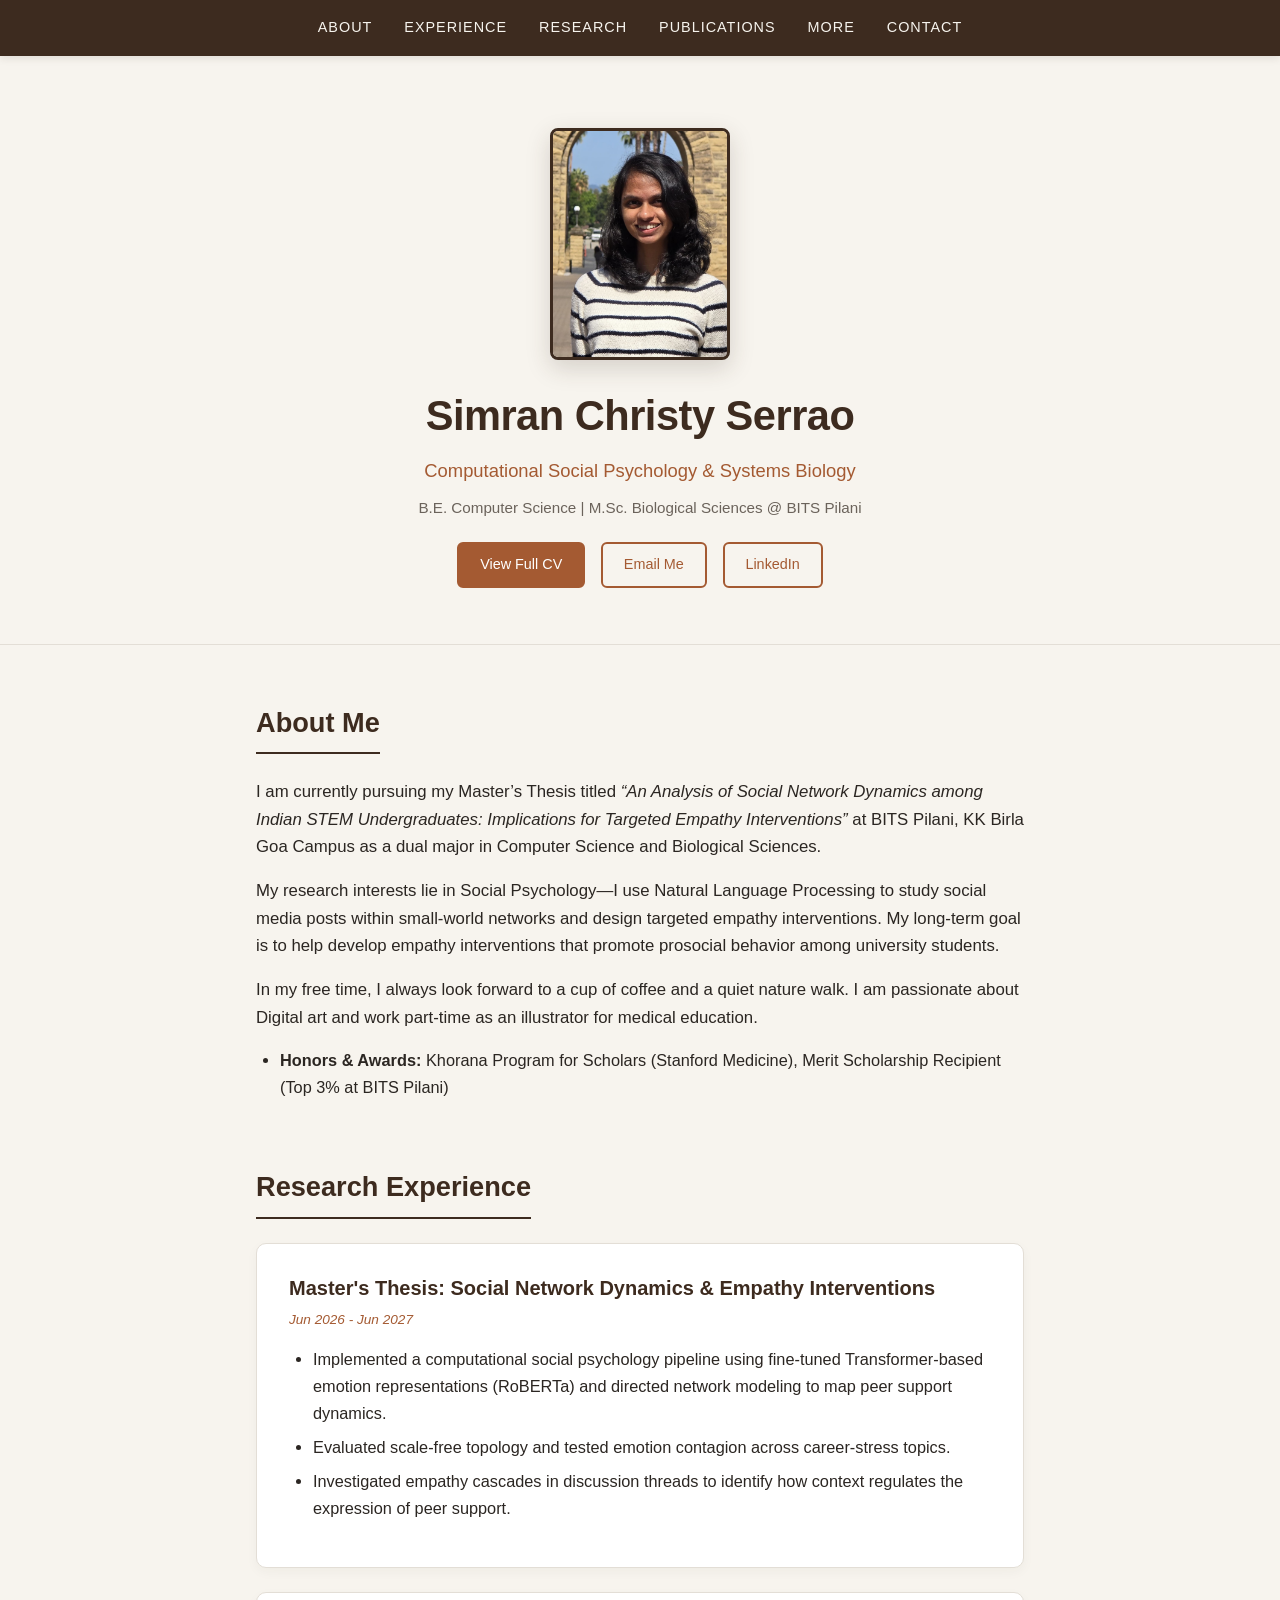
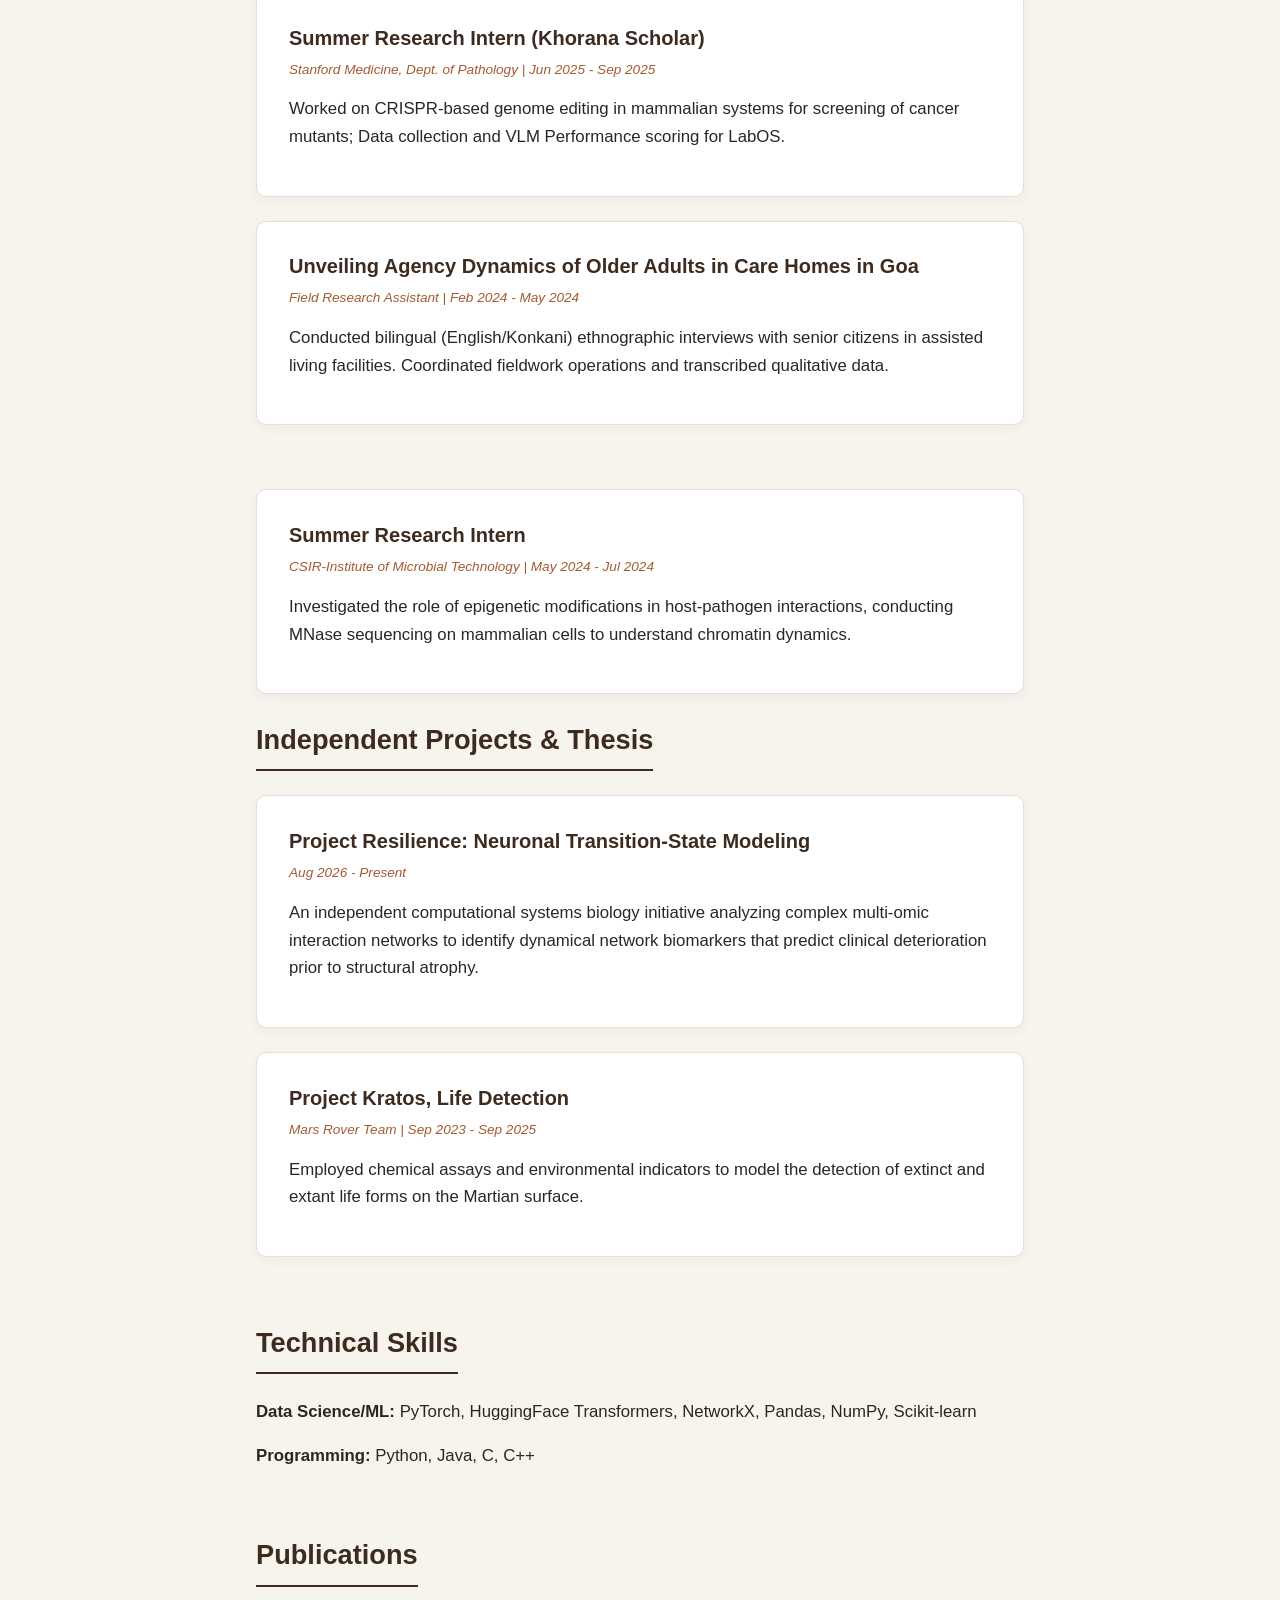
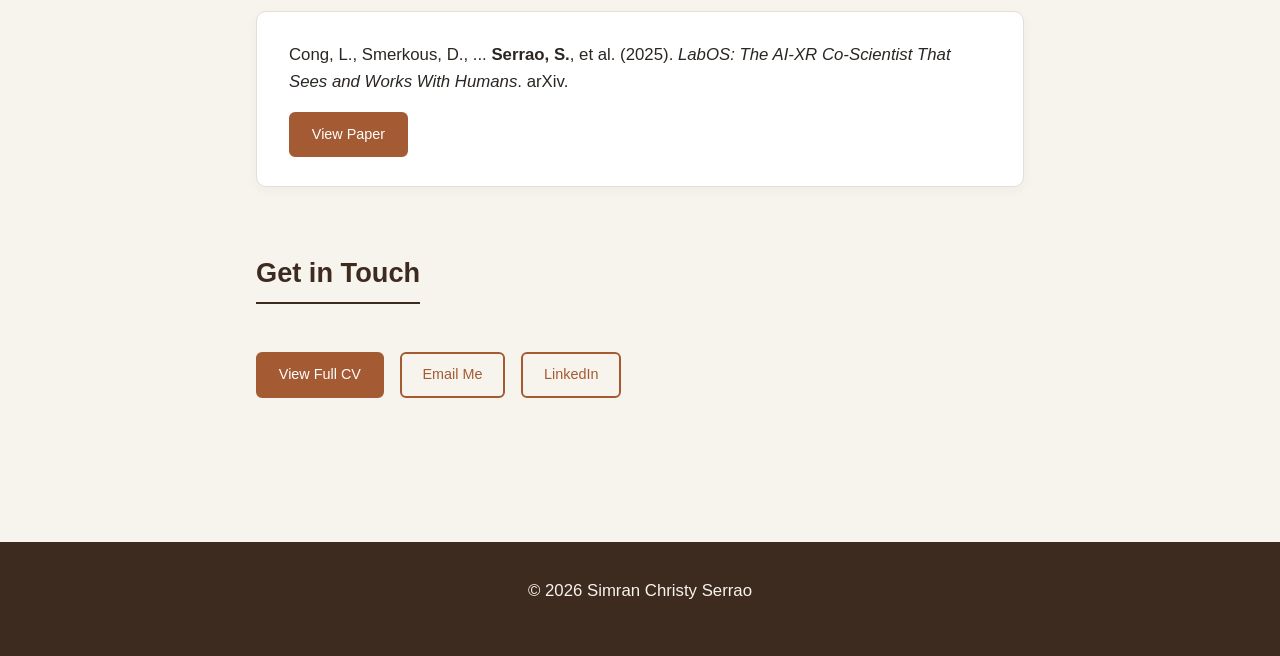
<file: index.html>
<!DOCTYPE html>
<html lang="en">
<head>
    <meta charset="UTF-8">
    <meta name="viewport" content="width=device-width, initial-scale=1.0">
    <title>Simran Christy Serrao</title>
    <meta name="description" content="Simran Christy Serrao — dual-degree researcher (B.E. Computer Science, M.Sc. Biological Sciences) at BITS Pilani working on computational social science, network dynamics, and empathy.">
    <meta name="author" content="Simran Christy Serrao">
    <meta property="og:type" content="website">
    <meta property="og:title" content="Simran Christy Serrao">
    <meta property="og:description" content="Computational biology, social network dynamics, and NLP for empathy research.">
    <link rel="icon" href="data:image/svg+xml,<svg xmlns='http://www.w3.org/2000/svg' viewBox='0 0 100 100'><rect width='100' height='100' rx='20' fill='%233d2b1f'/><text x='50' y='66' font-size='48' text-anchor='middle' fill='%23f7f4ee' font-family='Helvetica,Arial,sans-serif'>SS</text></svg>">
    <link rel="stylesheet" href="style.css">
</head>
<body>
    <nav>
        <div class="nav-content">
            <a href="#about">About</a>
            <a href="#experience">Experience</a>
            <a href="#projects">Research</a>
            <a href="#publications">Publications</a>
            <a href="blog.html">More</a>
            <a href="#contact">Contact</a>
        </div>
    </nav>

    <!-- Clean Centered Hero Header -->
    <header class="hero">
        <div class="hero-content">
            <div class="profile-img-wrapper">
                <img src="profile.jpg" alt="Simran Christy Serrao" class="profile-img profile-img-default">
                <img src="profile2.jpg" alt="Simran Christy Serrao" class="profile-img profile-img-hover" onerror="if(!this.dataset.tried){this.dataset.tried='1';this.src='profile2.png';}else{this.style.display='none';}">
            </div>
            <h1>Simran Christy Serrao</h1>
            <h2>Computational Social Psychology &amp; Systems Biology</h2>
            <p class="hero-affiliation">B.E. Computer Science | M.Sc. Biological Sciences @ BITS Pilani</p>
            <div class="hero-actions">
                <a href="cv.pdf" target="_blank" rel="noopener" class="btn">View Full CV</a>
                <a href="mailto:f20220332@goa.bits-pilani.ac.in" class="btn btn-outline">Email Me</a>
                <a href="https://linkedin.com/in/simran-christy-serrao" target="_blank" rel="noopener" class="btn btn-outline">LinkedIn</a>
            </div>
        </div>
    </header>

    <main>
        <section id="about">
            <h3>About Me</h3>
            <p>I am currently pursuing my Master’s Thesis titled <em>“An Analysis of Social Network Dynamics among Indian STEM Undergraduates: Implications for Targeted Empathy Interventions”</em> at BITS Pilani, KK Birla Goa Campus as a dual major in Computer Science and Biological Sciences.</p>
            <p>My research interests lie in Social Psychology—I use Natural Language Processing to study social media posts within small-world networks and design targeted empathy interventions. My long-term goal is to help develop empathy interventions that promote prosocial behavior among university students.</p>
            <p>In my free time, I always look forward to a cup of coffee and a quiet nature walk. I am passionate about Digital art and work part-time as an illustrator for medical education.</p>
            <ul>
                <li><strong>Honors &amp; Awards:</strong> Khorana Program for Scholars (Stanford Medicine), Merit Scholarship Recipient (Top 3% at BITS Pilani)</li>
            </ul>
        </section>

        <section id="experience">
            <h3>Research Experience</h3>

            <div class="project-card">
                <h4>Master's Thesis: Social Network Dynamics &amp; Empathy Interventions</h4>
                <p class="date">Jun 2026 - Jun 2027</p>
                <ul>
                    <li>Implemented a computational social psychology pipeline using fine-tuned Transformer-based emotion representations (RoBERTa) and directed network modeling to map peer support dynamics.</li>
                    <li>Evaluated scale-free topology and tested emotion contagion across career-stress topics.</li>
                    <li>Investigated empathy cascades in discussion threads to identify how context regulates the expression of peer support.</li>
                </ul>
            </div>
            
            <div class="project-card">
                <h4>Summer Research Intern (Khorana Scholar)</h4>
                <p class="date">Stanford Medicine, Dept. of Pathology | Jun 2025 - Sep 2025</p>
                <p>Worked on CRISPR-based genome editing in mammalian systems for screening of cancer mutants; Data collection and VLM Performance scoring for LabOS.</p>
            </div>

           

            <div class="project-card">
                <h4>Unveiling Agency Dynamics of Older Adults in Care Homes in Goa</h4>
                <p class="date">Field Research Assistant | Feb 2024 - May 2024</p>
                <p>Conducted bilingual (English/Konkani) ethnographic interviews with senior citizens in assisted living facilities. Coordinated fieldwork operations and transcribed qualitative data.</p>
            </div>
        </section>

         <div class="project-card">
                <h4>Summer Research Intern</h4>
                <p class="date">CSIR-Institute of Microbial Technology | May 2024 - Jul 2024</p>
                <p>Investigated the role of epigenetic modifications in host-pathogen interactions, conducting MNase sequencing on mammalian cells to understand chromatin dynamics.</p>
            </div>

        <section id="projects">
            <h3>Independent Projects &amp; Thesis</h3>
            
            

            <div class="project-card">
                <h4>Project Resilience: Neuronal Transition-State Modeling</h4>
                <p class="date">Aug 2026 - Present</p>
                <p>An independent computational systems biology initiative analyzing complex multi-omic interaction networks to identify dynamical network biomarkers that predict clinical deterioration prior to structural atrophy.</p>
            </div>

            <div class="project-card">
                <h4>Project Kratos, Life Detection</h4>
                <p class="date">Mars Rover Team | Sep 2023 - Sep 2025</p>
                <p>Employed chemical assays and environmental indicators to model the detection of extinct and extant life forms on the Martian surface.</p>
            </div>
        </section>

        <section id="skills">
            <h3>Technical Skills</h3>
            <p><strong>Data Science/ML:</strong> PyTorch, HuggingFace Transformers, NetworkX, Pandas, NumPy, Scikit-learn</p>
            <p><strong>Programming:</strong> Python, Java, C, C++</p>
        </section>

        <section id="publications">
            <h3>Publications</h3>
            <div class="publication-card">
                <p>Cong, L., Smerkous, D., ... <strong>Serrao, S.</strong>, et al. (2025). <em>LabOS: The AI-XR Co-Scientist That Sees and Works With Humans</em>. arXiv.</p>
                <a href="https://arxiv.org/abs/2510.14861" target="_blank" rel="noopener" class="btn">View Paper</a>
            </div>
        </section>

        <section id="contact">
            <h3>Get in Touch</h3>
            <div class="contact-links">
                <a href="cv.pdf" target="_blank" rel="noopener" class="btn">View Full CV</a>
                <a href="mailto:f20220332@goa.bits-pilani.ac.in" class="btn btn-outline">Email Me</a>
                <a href="https://linkedin.com/in/simran-christy-serrao" target="_blank" rel="noopener" class="btn btn-outline">LinkedIn</a>
            </div>
        </section>
    </main>

    <footer>
        <p>&copy; 2026 Simran Christy Serrao</p>
    </footer>
</body>
</html>
</file>
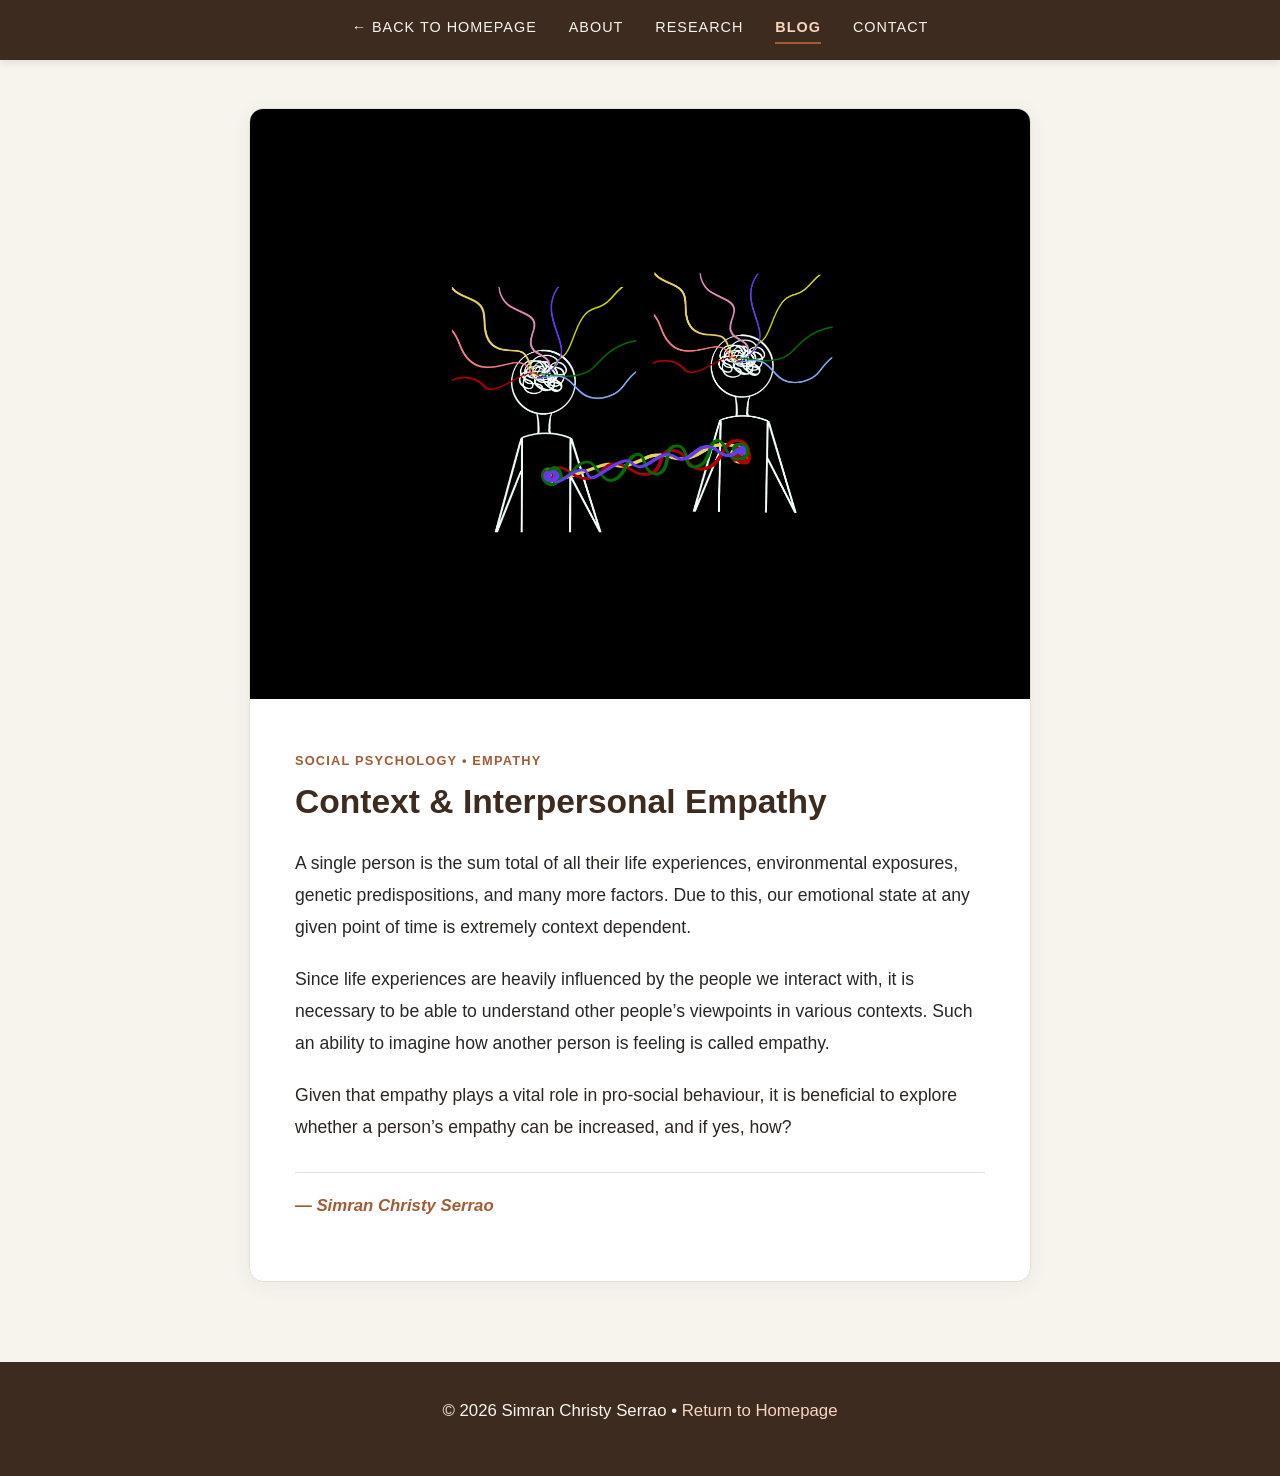
<file: blog.html>
<!DOCTYPE html>
<html lang="en">
<head>
    <meta charset="UTF-8">
    <meta name="viewport" content="width=device-width, initial-scale=1.0">
    <title>Blog | Simran Christy Serrao</title>
    <meta name="description" content="Visual writing, digital illustrations, and reflective essays on empathy and social psychology by Simran Christy Serrao.">
    <link rel="icon" href="data:image/svg+xml,<svg xmlns='http://www.w3.org/2000/svg' viewBox='0 0 100 100'><rect width='100' height='100' rx='20' fill='%233d2b1f'/><text x='50' y='66' font-size='48' text-anchor='middle' fill='%23f7f4ee' font-family='Helvetica,Arial,sans-serif'>SS</text></svg>">
    <link rel="stylesheet" href="style.css">
</head>
<body>
    <nav>
        <div class="nav-content">
            <a href="index.html">← Back to Homepage</a>
            <a href="index.html#about">About</a>
            <a href="index.html#projects">Research</a>
            <a href="blog.html" class="active-nav">Blog</a>
            <a href="index.html#contact">Contact</a>
        </div>
    </nav>

    <main class="blog-direct-main">
        <article class="essay-container">
            <!-- Standalone Doodle Artwork -->
            <div class="essay-artwork-frame">
                <img src="doodle.png" alt="Context and Interpersonal Empathy artwork by Simran Christy Serrao" class="essay-artwork-img">
            </div>

            <!-- Direct Writeup -->
            <div class="essay-content">
                <span class="essay-badge">Social Psychology &bull; Empathy</span>
                <h1>Context &amp; Interpersonal Empathy</h1>
                
                <div class="essay-body">
                    <p>A single person is the sum total of all their life experiences, environmental exposures, genetic predispositions, and many more factors. Due to this, our emotional state at any given point of time is extremely context dependent.</p>
                    <p>Since life experiences are heavily influenced by the people we interact with, it is necessary to be able to understand other people’s viewpoints in various contexts. Such an ability to imagine how another person is feeling is called empathy.</p>
                    <p>Given that empathy plays a vital role in pro-social behaviour, it is beneficial to explore whether a person’s empathy can be increased, and if yes, how?</p>
                </div>

                <div class="essay-signoff">
                    <p class="essay-author">&mdash; Simran Christy Serrao</p>
                </div>
            </div>
        </article>
    </main>

    <footer>
        <p>&copy; 2026 Simran Christy Serrao &bull; <a href="index.html" style="color: #f7d5be; text-decoration: none;">Return to Homepage</a></p>
    </footer>
</body>
</html>
</file>
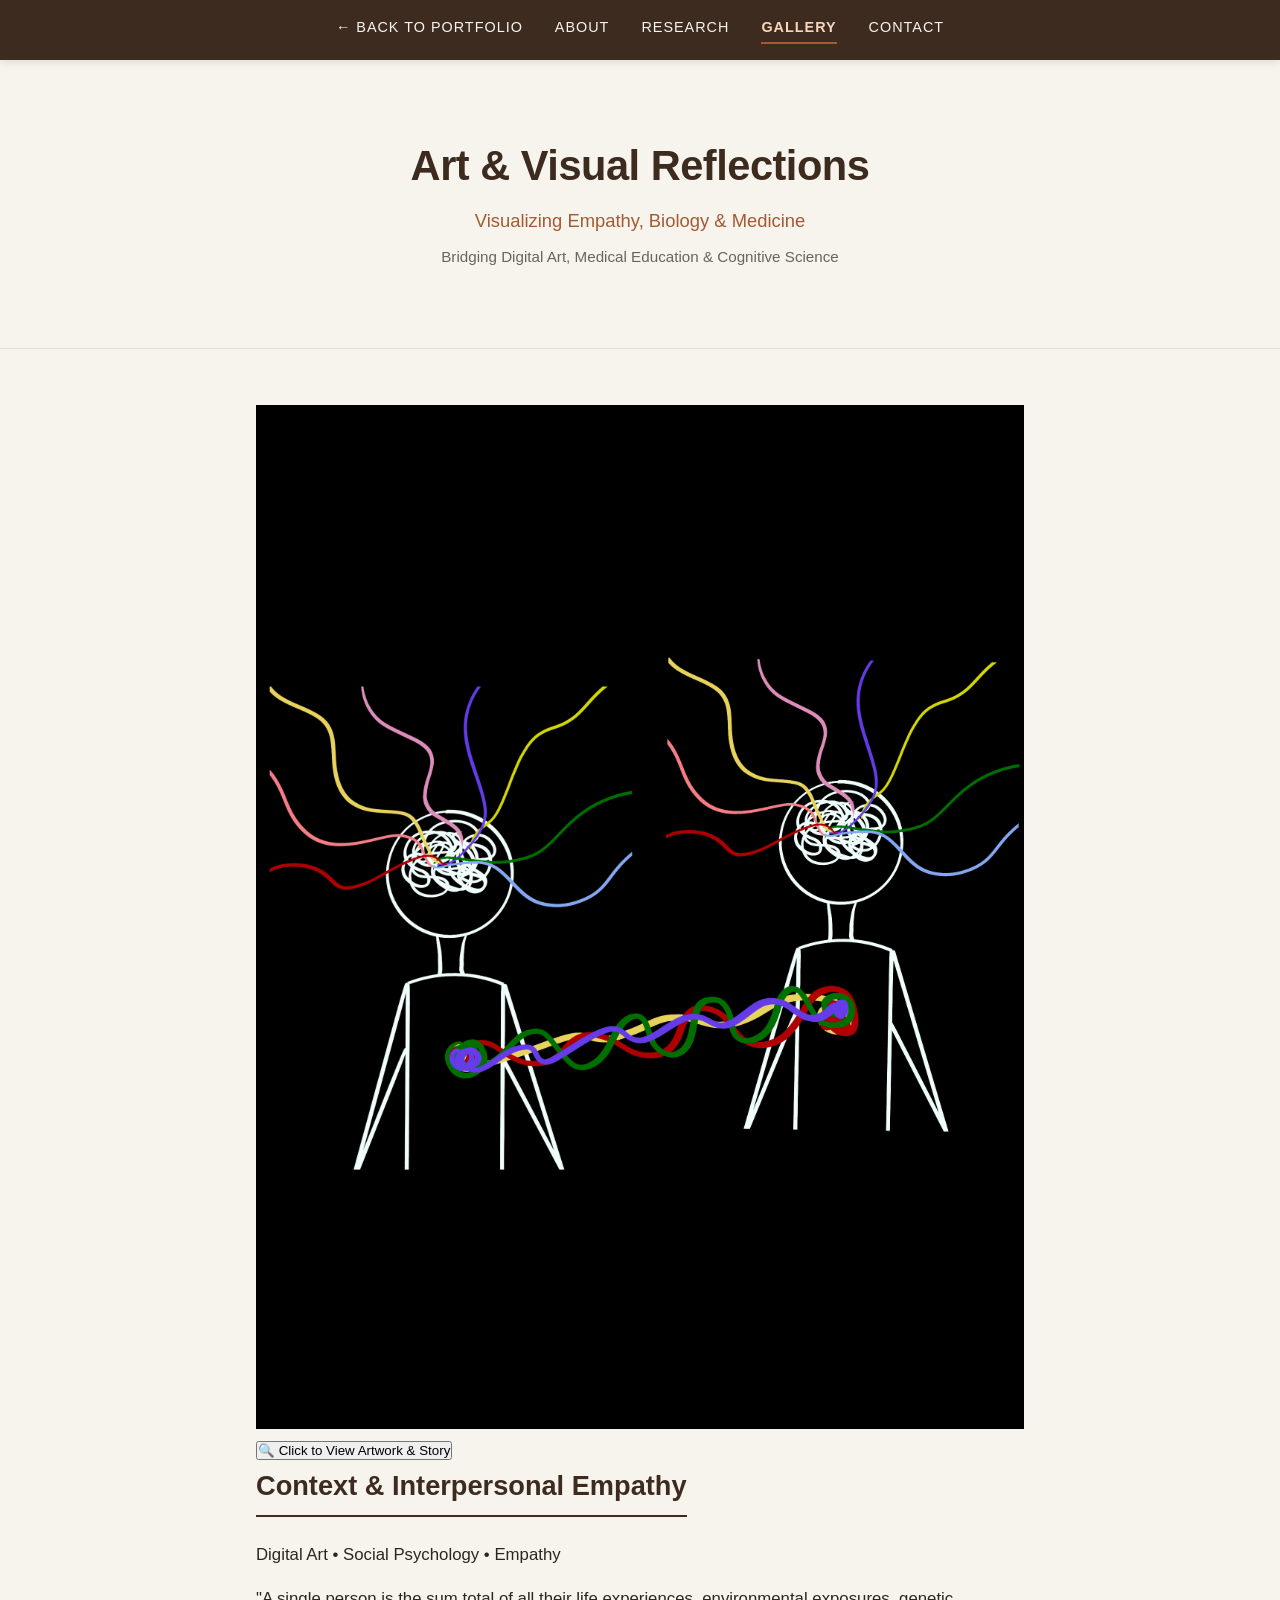
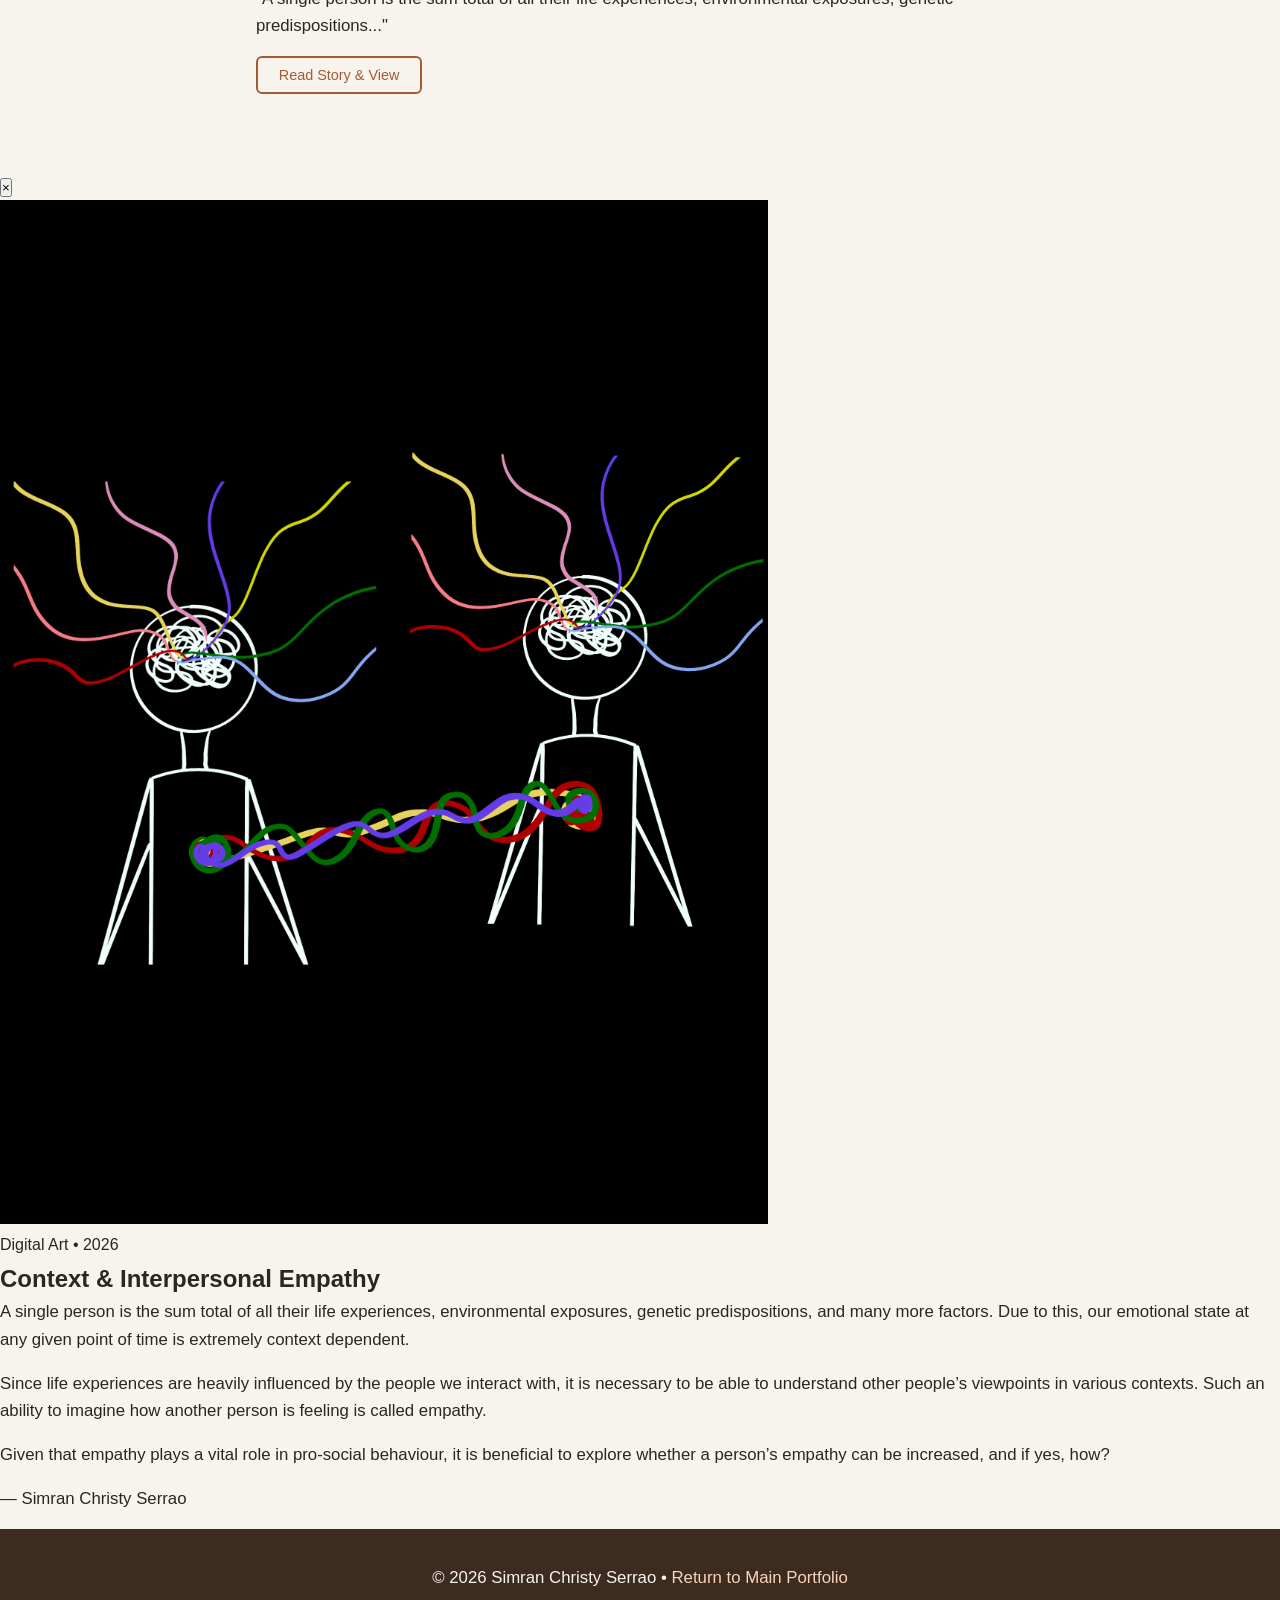
<file: gallery.html>
<!DOCTYPE html>
<html lang="en">
<head>
    <meta charset="UTF-8">
    <meta name="viewport" content="width=device-width, initial-scale=1.0">
    <title>Gallery & Visual Writing | Simran Christy Serrao</title>
    <meta name="description" content="Visual art, medical illustrations, and reflective writeups on empathy and science by Simran Christy Serrao.">
    <link rel="icon" href="data:image/svg+xml,<svg xmlns='http://www.w3.org/2000/svg' viewBox='0 0 100 100'><rect width='100' height='100' rx='20' fill='%233d2b1f'/><text x='50' y='66' font-size='48' text-anchor='middle' fill='%23f7f4ee' font-family='Helvetica,Arial,sans-serif'>SS</text></svg>">
    <link rel="stylesheet" href="style.css">
</head>
<body>
    <nav>
        <div class="nav-content">
            <a href="index.html">← Back to Portfolio</a>
            <a href="index.html#about">About</a>
            <a href="index.html#projects">Research</a>
            <a href="gallery.html" class="active-nav">Gallery</a>
            <a href="index.html#contact">Contact</a>
        </div>
    </nav>

    <header class="hero gallery-hero">
        <div class="hero-content">
            <h1>Art &amp; Visual Reflections</h1>
            <h2>Visualizing Empathy, Biology &amp; Medicine</h2>
            <p class="hero-affiliation">Bridging Digital Art, Medical Education &amp; Cognitive Science</p>
        </div>
    </header>

    <main>
        <!-- Artwork Grid -->
        <div class="art-grid">
            
            <!-- Piece 1: Neural Context & Interpersonal Empathy -->
            <article class="art-card">
                <div class="art-media-wrap">
                    <img src="doodle.png" alt="Neural Context and Interpersonal Empathy doodle by Simran Christy Serrao" class="art-thumbnail">
                    <button type="button" class="btn-view-art" onclick="openModal('modal-empathy')">
                        <span>🔍 Click to View Artwork &amp; Story</span>
                    </button>
                </div>
                <div class="art-preview-body">
                    <h3>Context &amp; Interpersonal Empathy</h3>
                    <p class="art-tag">Digital Art &bull; Social Psychology &bull; Empathy</p>
                    <p class="art-teaser">"A single person is the sum total of all their life experiences, environmental exposures, genetic predispositions..."</p>
                    <button type="button" class="btn btn-outline" onclick="openModal('modal-empathy')">Read Story &amp; View</button>
                </div>
            </article>

        </div>
    </main>

    <!-- Modal Popup for Piece 1 -->
    <div id="modal-empathy" class="art-modal" role="dialog" aria-modal="true" aria-labelledby="modal-title-1">
        <div class="art-modal-backdrop" onclick="closeModal('modal-empathy')"></div>
        <div class="art-modal-container">
            <button type="button" class="modal-close-btn" aria-label="Close modal" onclick="closeModal('modal-empathy')">&times;</button>
            <div class="art-modal-layout">
                <!-- Artwork Column -->
                <div class="art-modal-image-col">
                    <div class="art-frame">
                        <img src="doodle.png" alt="Context and Interpersonal Empathy">
                    </div>
                </div>
                <!-- Writeup Column -->
                <div class="art-modal-text-col">
                    <span class="art-modal-badge">Digital Art &bull; 2026</span>
                    <h2 id="modal-title-1">Context &amp; Interpersonal Empathy</h2>
                    <div class="art-modal-essay">
                        <p>A single person is the sum total of all their life experiences, environmental exposures, genetic predispositions, and many more factors. Due to this, our emotional state at any given point of time is extremely context dependent.</p>
                        <p>Since life experiences are heavily influenced by the people we interact with, it is necessary to be able to understand other people’s viewpoints in various contexts. Such an ability to imagine how another person is feeling is called empathy.</p>
                        <p>Given that empathy plays a vital role in pro-social behaviour, it is beneficial to explore whether a person’s empathy can be increased, and if yes, how?</p>
                    </div>
                    <div class="art-modal-footer">
                        <p class="art-author">&mdash; Simran Christy Serrao</p>
                    </div>
                </div>
            </div>
        </div>
    </div>

    <footer>
        <p>&copy; 2026 Simran Christy Serrao &bull; <a href="index.html" style="color: #f7d5be; text-decoration: none;">Return to Main Portfolio</a></p>
    </footer>

    <!-- Modal Interaction Script -->
    <script>
        function openModal(id) {
            const modal = document.getElementById(id);
            if (modal) {
                modal.classList.add('active');
                document.body.style.overflow = 'hidden'; // Prevents background scroll
            }
        }
        function closeModal(id) {
            const modal = document.getElementById(id);
            if (modal) {
                modal.classList.remove('active');
                document.body.style.overflow = '';
            }
        }
        // Close on ESC key
        document.addEventListener('keydown', function(e) {
            if (e.key === 'Escape') {
                document.querySelectorAll('.art-modal.active').forEach(m => {
                    m.classList.remove('active');
                    document.body.style.overflow = '';
                });
            }
        });
    </script>
</body>
</html>
</file>
<file: style.css>
/* ==========================================================================
   SIMRAN CHRISTY SERRAO — ACADEMIC WEBSITE
   Clean Centered Minimalist Theme (Earth Brown Palette)
   ========================================================================== */

:root {
    --bg-color: #f7f4ee;        /* Warm sand / linen background */
    --text-color: #2b2622;      /* Deep charcoal-brown body text */
    --primary-color: #3d2b1f;   /* Rich espresso brown for headings & nav */
    --accent-color: #a45a32;    /* Warm terracotta for buttons & dates */
    --card-bg: #ffffff;         /* Crisp white cards */
    --card-border: #e3ded6;     /* Subtle warm border */
}

* {
    margin: 0;
    padding: 0;
    box-sizing: border-box;
}

html {
    scroll-behavior: smooth;
    scroll-padding-top: 4.5rem;
}

body {
    font-family: -apple-system, BlinkMacSystemFont, "Segoe UI", Roboto, Helvetica, Arial, sans-serif;
    background-color: var(--bg-color);
    color: var(--text-color);
    line-height: 1.65;
    -webkit-font-smoothing: antialiased;
}

/* --- Navigation Bar --- */
nav {
    background-color: var(--primary-color);
    padding: 1rem 0;
    position: sticky;
    top: 0;
    z-index: 100;
    box-shadow: 0 2px 8px rgba(61, 43, 31, 0.12);
}

.nav-content {
    max-width: 800px;
    margin: 0 auto;
    display: flex;
    justify-content: center;
    gap: 2rem;
    padding: 0 1rem;
}

.nav-content a {
    color: var(--bg-color);
    text-decoration: none;
    font-weight: 500;
    font-size: 0.9rem;
    text-transform: uppercase;
    letter-spacing: 1px;
    transition: opacity 0.2s ease, color 0.2s ease;
}

.nav-content a:hover {
    color: #f7d5be;
}

/* --- Centered Hero Section --- */
.hero {
    padding: 4.5rem 1rem 3.5rem;
    text-align: center;
    background-color: var(--bg-color);
    border-bottom: 1px solid var(--card-border);
}

.hero-content {
    max-width: 680px;
    margin: 0 auto;
}

/* --- Profile Picture (Hover Swap) --- */
.profile-img-wrapper {
    position: relative;
    width: 180px;
    height: 232px;
    aspect-ratio: 3.5 / 4.5;
    margin: 0 auto 1.4rem;
    border-radius: 8px;
    overflow: hidden;
    border: 3px solid var(--primary-color);
    box-shadow: 0 8px 24px rgba(61, 43, 31, 0.18);
    transition: transform 0.25s ease, box-shadow 0.25s ease;
    cursor: pointer;
}

.profile-img-wrapper:hover {
    transform: translateY(-2px) scale(1.02);
    box-shadow: 0 12px 28px rgba(61, 43, 31, 0.24);
}

.profile-img {
    position: absolute;
    top: 0;
    left: 0;
    width: 100%;
    height: 100%;
    object-fit: cover;
    object-position: center top;
    display: block;
    transition: opacity 0.35s ease-in-out;
}

.profile-img-default {
    opacity: 1;
    z-index: 1;
}

.profile-img-hover {
    opacity: 0;
    z-index: 2;
}

.profile-img-wrapper:hover .profile-img-hover {
    opacity: 1;
}

.profile-img-wrapper:hover .profile-img-default {
    opacity: 0;
}

.hero h1 {
    color: var(--primary-color);
    font-size: 2.6rem;
    margin-bottom: 0.35rem;
    letter-spacing: -0.5px;
    font-weight: 700;
}

.hero h2 {
    font-weight: 500;
    font-size: 1.15rem;
    color: var(--accent-color);
    margin-bottom: 0.5rem;
}

.hero-affiliation {
    font-size: 0.95rem;
    color: #6b635b;
    margin-bottom: 1.4rem;
}

.hero-actions {
    display: flex;
    justify-content: center;
    gap: 1rem;
    flex-wrap: wrap;
}

/* --- Main Content --- */
main {
    max-width: 800px;
    margin: 0 auto;
    padding: 3.5rem 1rem 5rem;
}

section {
    margin-bottom: 4rem;
}

h3 {
    color: var(--primary-color);
    font-size: 1.7rem;
    margin-bottom: 1.5rem;
    border-bottom: 2px solid var(--primary-color);
    padding-bottom: 0.4rem;
    display: inline-block;
}

p {
    margin-bottom: 1rem;
    font-size: 1.05rem;
}

section ul {
    padding-left: 1.5rem;
    margin-bottom: 1rem;
}

section li {
    margin-bottom: 0.45rem;
    font-size: 1.02rem;
}

/* --- Cards (Experience, Projects, Publications) --- */
.project-card, .publication-card {
    background-color: var(--card-bg);
    padding: 1.8rem 2rem;
    border-radius: 10px;
    margin-bottom: 1.5rem;
    border: 1px solid var(--card-border);
    box-shadow: 0 4px 12px rgba(61, 43, 31, 0.04);
    transition: transform 0.2s ease, box-shadow 0.2s ease;
}

.project-card:hover, .publication-card:hover {
    transform: translateY(-2px);
    box-shadow: 0 8px 20px rgba(61, 43, 31, 0.08);
}

.project-card h4 {
    color: var(--primary-color);
    font-size: 1.25rem;
    margin-bottom: 0.25rem;
}

.date {
    font-size: 0.85rem;
    color: var(--accent-color);
    margin-bottom: 0.9rem;
    font-style: italic;
    font-weight: 500;
}

/* --- Buttons --- */
.contact-links {
    margin-top: 1.5rem;
    display: flex;
    gap: 1rem;
    flex-wrap: wrap;
}

.btn {
    display: inline-block;
    background-color: var(--accent-color);
    color: #ffffff;
    padding: 0.55rem 1.3rem;
    text-decoration: none;
    border-radius: 6px;
    font-weight: 500;
    font-size: 0.9rem;
    transition: background-color 0.2s ease;
    border: 2px solid var(--accent-color);
}

.btn:hover {
    background-color: #8c4722;
    border-color: #8c4722;
    color: #ffffff;
}

.btn-outline {
    background-color: transparent;
    border: 2px solid var(--accent-color);
    color: var(--accent-color);
}

.btn-outline:hover {
    background-color: var(--accent-color);
    color: #ffffff;
}

/* --- Active Nav Link --- */
.nav-content a.active-nav {
    color: #f7d5be;
    font-weight: 700;
    border-bottom: 2px solid var(--accent-color);
    padding-bottom: 2px;
}

/* ==========================================================================
   BLOG & ESSAY STYLES (Direct View, No Pop-up)
   ========================================================================== */

.blog-direct-main {
    max-width: 820px;
    margin: 0 auto;
    padding: 3rem 1.2rem 5rem;
}

.essay-container {
    background: var(--card-bg);
    border: 1px solid var(--card-border);
    border-radius: 14px;
    overflow: hidden;
    box-shadow: 0 4px 20px rgba(61, 43, 31, 0.06);
}

.essay-artwork-frame {
    background-color: #000000;
    display: flex;
    justify-content: center;
    align-items: center;
    padding: 2.2rem 1.5rem;
}

.essay-artwork-img {
    max-width: 100%;
    max-height: 520px;
    height: auto;
    object-fit: contain;
    display: block;
    margin: 0 auto;
    border-radius: 4px;
}

.essay-content {
    padding: 3rem 2.8rem 2.8rem;
}

.essay-badge {
    font-size: 0.8rem;
    text-transform: uppercase;
    letter-spacing: 1.2px;
    font-weight: 700;
    color: var(--accent-color);
    margin-bottom: 0.6rem;
    display: inline-block;
}

.essay-content h1 {
    color: var(--primary-color);
    font-size: 2.1rem;
    margin-bottom: 1.6rem;
    font-weight: 700;
    line-height: 1.25;
}

.essay-body p {
    font-size: 1.1rem;
    line-height: 1.8;
    color: var(--text-color);
    margin-bottom: 1.3rem;
}

.essay-signoff {
    margin-top: 1.8rem;
    border-top: 1px solid var(--card-border);
    padding-top: 1.2rem;
}

.essay-author {
    font-style: italic;
    color: var(--accent-color);
    font-weight: 600;
    font-size: 1.05rem;
}

@media (max-width: 600px) {
    .blog-direct-main {
        padding: 1.8rem 1rem 3.5rem;
    }

    .essay-artwork-frame {
        padding: 1.4rem 0.8rem;
    }

    .essay-content {
        padding: 1.8rem 1.4rem;
    }

    .essay-content h1 {
        font-size: 1.6rem;
    }

    .essay-body p {
        font-size: 1rem;
        line-height: 1.7;
    }
}

/* --- Footer --- */
footer {
    text-align: center;
    padding: 2.2rem 1rem;
    background-color: var(--primary-color);
    color: var(--bg-color);
    font-size: 0.9rem;
}

/* --- Mobile Responsiveness --- */
@media (max-width: 600px) {
    .nav-content {
        flex-wrap: wrap;
        gap: 1rem;
    }

    .hero {
        padding: 3.5rem 1rem 2.5rem;
    }

    .profile-img-wrapper {
        width: 150px;
        height: 193px;
    }

    .hero h1 {
        font-size: 2.1rem;
    }

    .project-card, .publication-card {
        padding: 1.4rem;
    }
}
</file>
